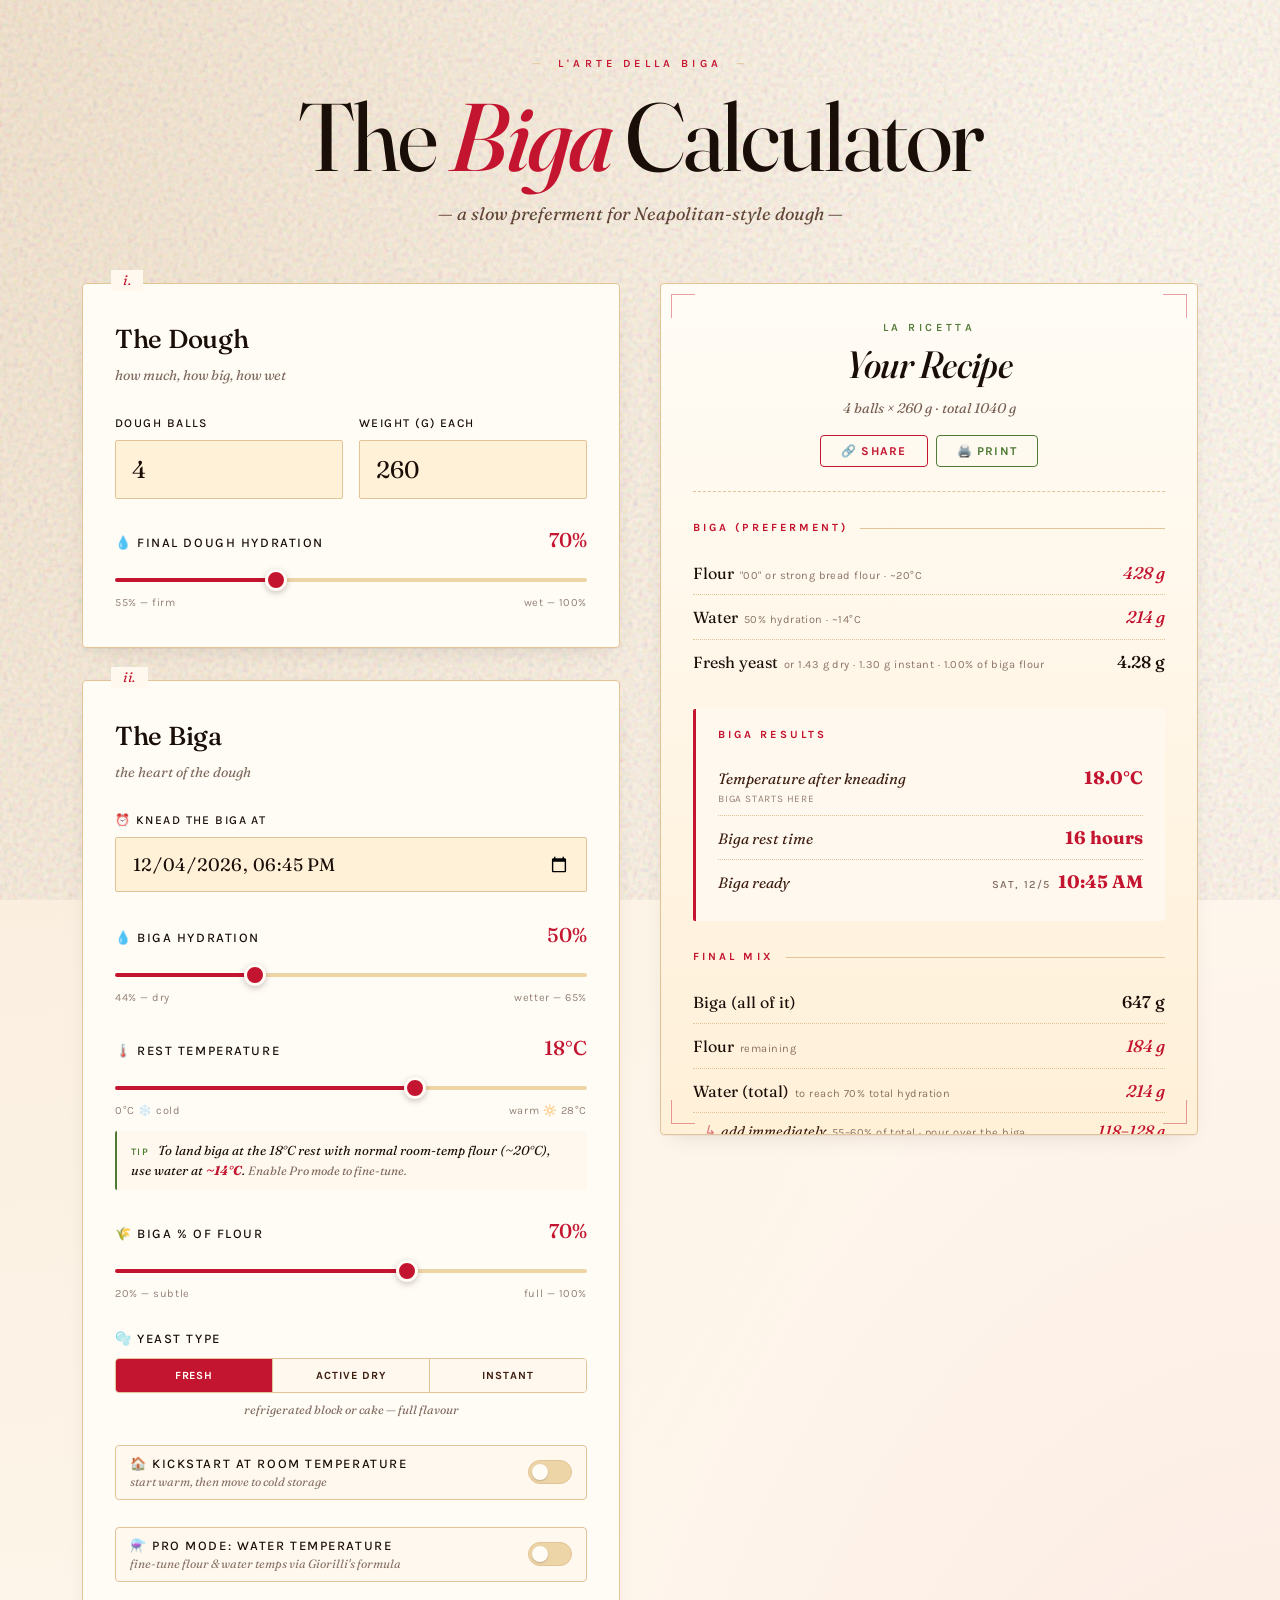
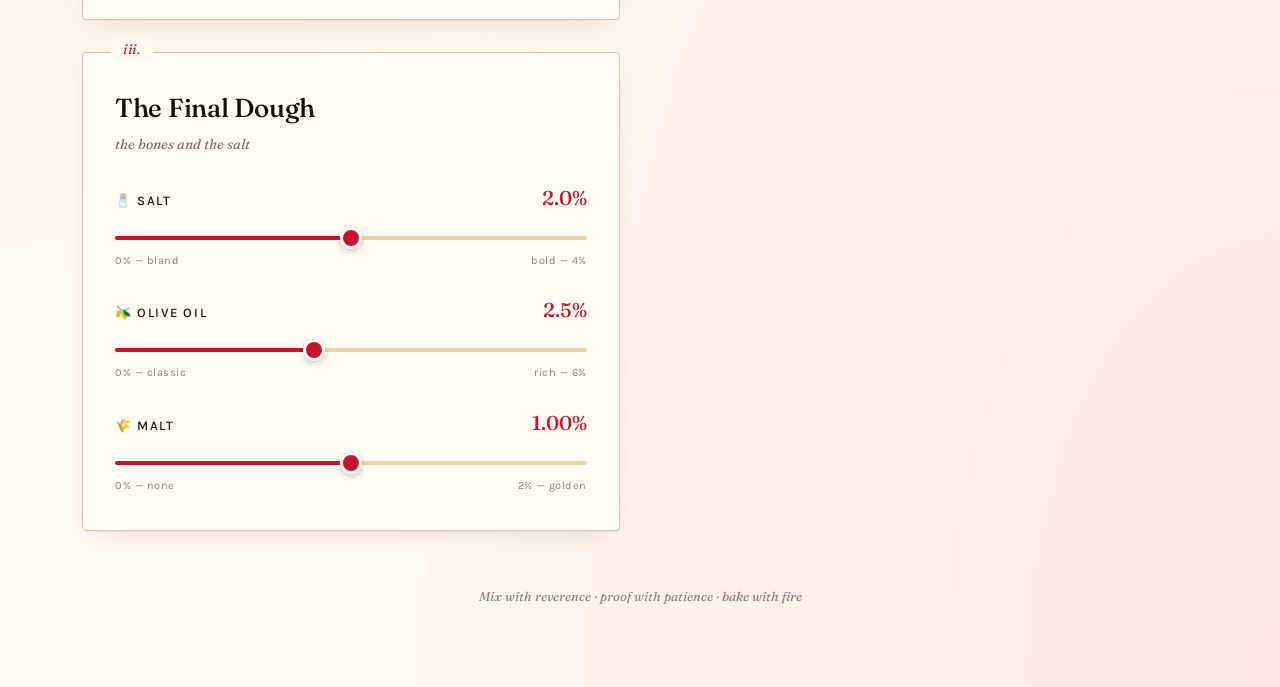
<file: index.html>
<!DOCTYPE html>
<html lang="en">
<head>
  <meta charset="UTF-8" />
  <meta name="viewport" content="width=device-width, initial-scale=1.0" />
  <title>Biga — Pizza Dough Calculator</title>
  <link rel="preconnect" href="https://fonts.googleapis.com" />
  <link rel="preconnect" href="https://fonts.gstatic.com" crossorigin />
  <link href="https://fonts.googleapis.com/css2?family=Fraunces:ital,opsz,wght@0,9..144,400;0,9..144,500;0,9..144,600;0,9..144,700;0,9..144,900;1,9..144,400&family=Karla:wght@300;400;500;600;700&display=swap" rel="stylesheet" />
  <link rel="stylesheet" href="biga.css?v=3" />
</head>
<body>
  <div class="wrap">
    <header>
      <div class="eyebrow">L'Arte della Biga</div>
      <h1>The <em>Biga</em> Calculator</h1>
      <p class="tagline">— a slow preferment for Neapolitan-style dough —</p>
    </header>

    <!-- Mobile tab bar (hidden on desktop) -->
    <div class="mobile-tabs">
      <button class="tab-btn active" data-target="configure">⚙️ Configure</button>
      <button class="tab-btn" data-target="recipe">📋 Recipe</button>
    </div>

    <div class="grid">
      <!-- ============ INPUTS ============ -->
      <div class="tab-pane active" data-pane="configure">
        <!-- Panel 1 -->
        <div class="panel" style="margin-bottom: 32px;">
          <span class="panel-number">i.</span>
          <h2 class="panel-title">The Dough</h2>
          <p class="panel-sub">how much, how big, how wet</p>
          <div class="number-row">
            <div class="number-field">
              <label for="balls">Dough balls</label>
              <input type="number" id="balls" value="4" min="1" max="100" />
            </div>
            <div class="number-field">
              <label for="ballWeight">Weight (g) each</label>
              <input type="number" id="ballWeight" value="260" min="100" max="500" />
            </div>
          </div>

          <div class="section">
            <div class="section-label">
              <span class="label-text">💧 Final Dough Hydration</span>
              <span class="label-value" id="totalHydVal">70%</span>
            </div>
            <input type="range" id="totalHyd" min="55" max="100" value="70" step="1" />
            <div class="range-bounds"><span>55% — firm</span><span>wet — 100%</span></div>
          </div>
        </div>

        <!-- Panel 2 -->
        <div class="panel" style="margin-bottom: 32px;">
          <span class="panel-number">ii.</span>
          <h2 class="panel-title">The Biga</h2>
          <p class="panel-sub">the heart of the dough</p>

          <div class="datetime-field">
            <label for="startTime">⏰ Knead the biga at</label>
            <input type="datetime-local" id="startTime" />
          </div>

          <div class="section">
            <div class="section-label">
              <span class="label-text">💧 Biga Hydration</span>
              <span class="label-value" id="bigaHydVal">50%</span>
            </div>
            <input type="range" id="bigaHyd" min="44" max="65" value="50" step="1" />
            <div class="range-bounds"><span>44% — dry</span><span>wetter — 65%</span></div>
          </div>

          <div class="section">
            <div class="section-label">
              <span class="label-text">🌡️ Rest Temperature</span>
              <span class="label-value" id="tempVal">18°C</span>
            </div>
            <input type="range" id="temp" min="0" max="28" value="18" step="1" />
            <div class="range-bounds"><span>0°C ❄️ cold</span><span>warm 🔆 28°C</span></div>
            <div class="temp-hint" id="tempHint"></div>
          </div>

          <div class="section">
            <div class="section-label">
              <span class="label-text">🌾 Biga % of Flour</span>
              <span class="label-value" id="bigaPctVal">70%</span>
            </div>
            <input type="range" id="bigaPct" min="20" max="100" value="70" step="1" />
            <div class="range-bounds"><span>20% — subtle</span><span>full — 100%</span></div>
          </div>

          <div class="section">
            <div class="section-label">
              <span class="label-text">🫧 Yeast Type</span>
            </div>
            <div class="yeast-seg" id="yeastSeg">
              <button class="seg-btn active" data-yeast="fresh">Fresh</button>
              <button class="seg-btn" data-yeast="dry">Active Dry</button>
              <button class="seg-btn" data-yeast="instant">Instant</button>
            </div>
            <div class="seg-hint" id="yeastHint">refrigerated block or cake — full flavour</div>
          </div>

          <!-- Hybrid: kickstart at RT then move to cold -->
          <div class="section">
            <label class="toggle-row" id="useRTRow" for="useRT">
              <span class="toggle-label">
                🏠 Kickstart at room temperature
                <small>start warm, then move to cold storage</small>
              </span>
              <span class="toggle-switch">
                <input type="checkbox" id="useRT" />
                <span class="slider-bg"></span>
              </span>
            </label>

            <div id="rtControls" class="controls-collapse">
              <div class="section">
                <div class="section-label">
                  <span class="label-text">🏠 Room Temperature</span>
                  <span class="label-value" id="rtTempVal">22°C</span>
                </div>
                <input type="range" id="rtTemp" min="18" max="26" value="22" step="1" />
                <div class="range-bounds"><span>18°C — cooler</span><span>warmer — 26°C</span></div>
              </div>
              <div class="section">
                <div class="section-label">
                  <span class="label-text">⏱️ Hours at Room Temp</span>
                  <span class="label-value" id="rtHoursVal">1.0 h</span>
                </div>
                <input type="range" id="rtHours" min="0.5" max="12" value="1" step="0.5" />
                <div class="range-bounds"><span>30 min — quick</span><span>all night — 12 h</span></div>
              </div>
            </div>
          </div>

          <!-- Pro mode: water temperature (Giorilli formula) -->
          <div class="section">
            <label class="toggle-row pro" id="useProRow" for="usePro">
              <span class="toggle-label">
                ⚗️ Pro mode: water temperature
                <small>fine-tune flour &amp; water temps via Giorilli's formula</small>
              </span>
              <span class="toggle-switch pro">
                <input type="checkbox" id="usePro" />
                <span class="slider-bg"></span>
              </span>
            </label>

            <div id="proControls" class="controls-collapse pro">
              <div class="section">
                <div class="section-label">
                  <span class="label-text">🌡️ Flour Temperature</span>
                  <span class="label-value" id="flourTempVal">20°C</span>
                </div>
                <input type="range" id="flourTemp" min="0" max="30" value="20" step="1" />
                <div class="range-bounds"><span>0°C ❄️</span><span>☀️ 30°C</span></div>
              </div>
              <div class="section">
                <div class="section-label">
                  <span class="label-text">💧 Water Temperature</span>
                  <span class="label-value" id="waterTempVal">17°C</span>
                </div>
                <input type="range" id="waterTemp" min="0" max="40" value="17" step="1" />
                <div class="range-bounds"><span>0°C ❄️ icy</span><span>warm ♨️ 40°C</span></div>
              </div>
              <div class="section">
                <div class="section-label">
                  <span class="label-text">🫧 Fresh Yeast</span>
                  <span class="label-value" id="yeastPctVal">1.0%</span>
                </div>
                <input type="range" id="yeastPct" min="0.2" max="2.0" value="1.0" step="0.05" />
                <div class="range-bounds"><span>0.2% — slow</span><span>active — 2.0%</span></div>
              </div>
              <div class="pro-readout" id="proReadout"></div>
            </div>
          </div>
        </div>

        <!-- Biga Results Preview -->
        <div class="biga-preview">
          <div class="biga-results-title">Biga Results</div>
          <div id="bigaPreviewContent"></div>
        </div>

        <!-- Panel 3 -->
        <div class="panel">
          <span class="panel-number">iii.</span>
          <h2 class="panel-title">The Final Dough</h2>
          <p class="panel-sub">the bones and the salt</p>

          <div class="section">
            <div class="section-label">
              <span class="label-text">🧂 Salt</span>
              <span class="label-value" id="saltVal">2.0%</span>
            </div>
            <input type="range" id="salt" min="0" max="4" value="2" step="0.1" />
            <div class="range-bounds"><span>0% — bland</span><span>bold — 4%</span></div>
          </div>

          <div class="section">
            <div class="section-label">
              <span class="label-text">🫒 Olive Oil</span>
              <span class="label-value" id="oilVal">2.5%</span>
            </div>
            <input type="range" id="oil" min="0" max="6" value="2.5" step="0.1" />
            <div class="range-bounds"><span>0% — classic</span><span>rich — 6%</span></div>
          </div>

          <div class="section">
            <div class="section-label">
              <span class="label-text">🌾 Malt</span>
              <span class="label-value" id="maltVal">1.00%</span>
            </div>
            <input type="range" id="malt" min="0" max="2" value="1" step="0.05" />
            <div class="range-bounds"><span>0% — none</span><span>2% — golden</span></div>
          </div>
        </div>
      </div>

      <!-- ============ RECIPE OUTPUT ============ -->
      <div class="recipe tab-pane" data-pane="recipe">
        <span class="ornament tl"></span>
        <span class="ornament tr"></span>
        <span class="ornament bl"></span>
        <span class="ornament br"></span>

        <div class="recipe-header">
          <div class="recipe-eyebrow">La Ricetta</div>
          <div class="recipe-title">Your Recipe</div>
          <div class="recipe-meta" id="recipeMeta">4 balls × 260 g · total 1040 g</div>
          <div class="recipe-actions">
            <button class="share-btn" id="shareBtn">🔗 Share</button>
            <button class="share-btn print-btn" onclick="window.print()">🖨️ Print</button>
          </div>
        </div>

        <div class="ingredient-group">
          <div class="group-title">Biga (preferment)</div>
          <div id="bigaList"></div>
        </div>

        <div class="biga-results">
          <div class="biga-results-title">Biga Results</div>
          <div id="bigaResultsContent"></div>
        </div>

        <div class="ingredient-group">
          <div class="group-title">Final Mix</div>
          <div id="finalList"></div>
        </div>

        <div class="timeline">
          <div class="timeline-title">⌁ The Timeline ⌁</div>
          <div id="schedule"></div>
        </div>
      </div>
    </div>

    <footer>
      Mix with reverence · proof with patience · bake with fire
    </footer>
  </div>

  <script src="biga-calc.js?v=3"></script>
  <script src="biga.js?v=3"></script>
</body>
</html>
</file>
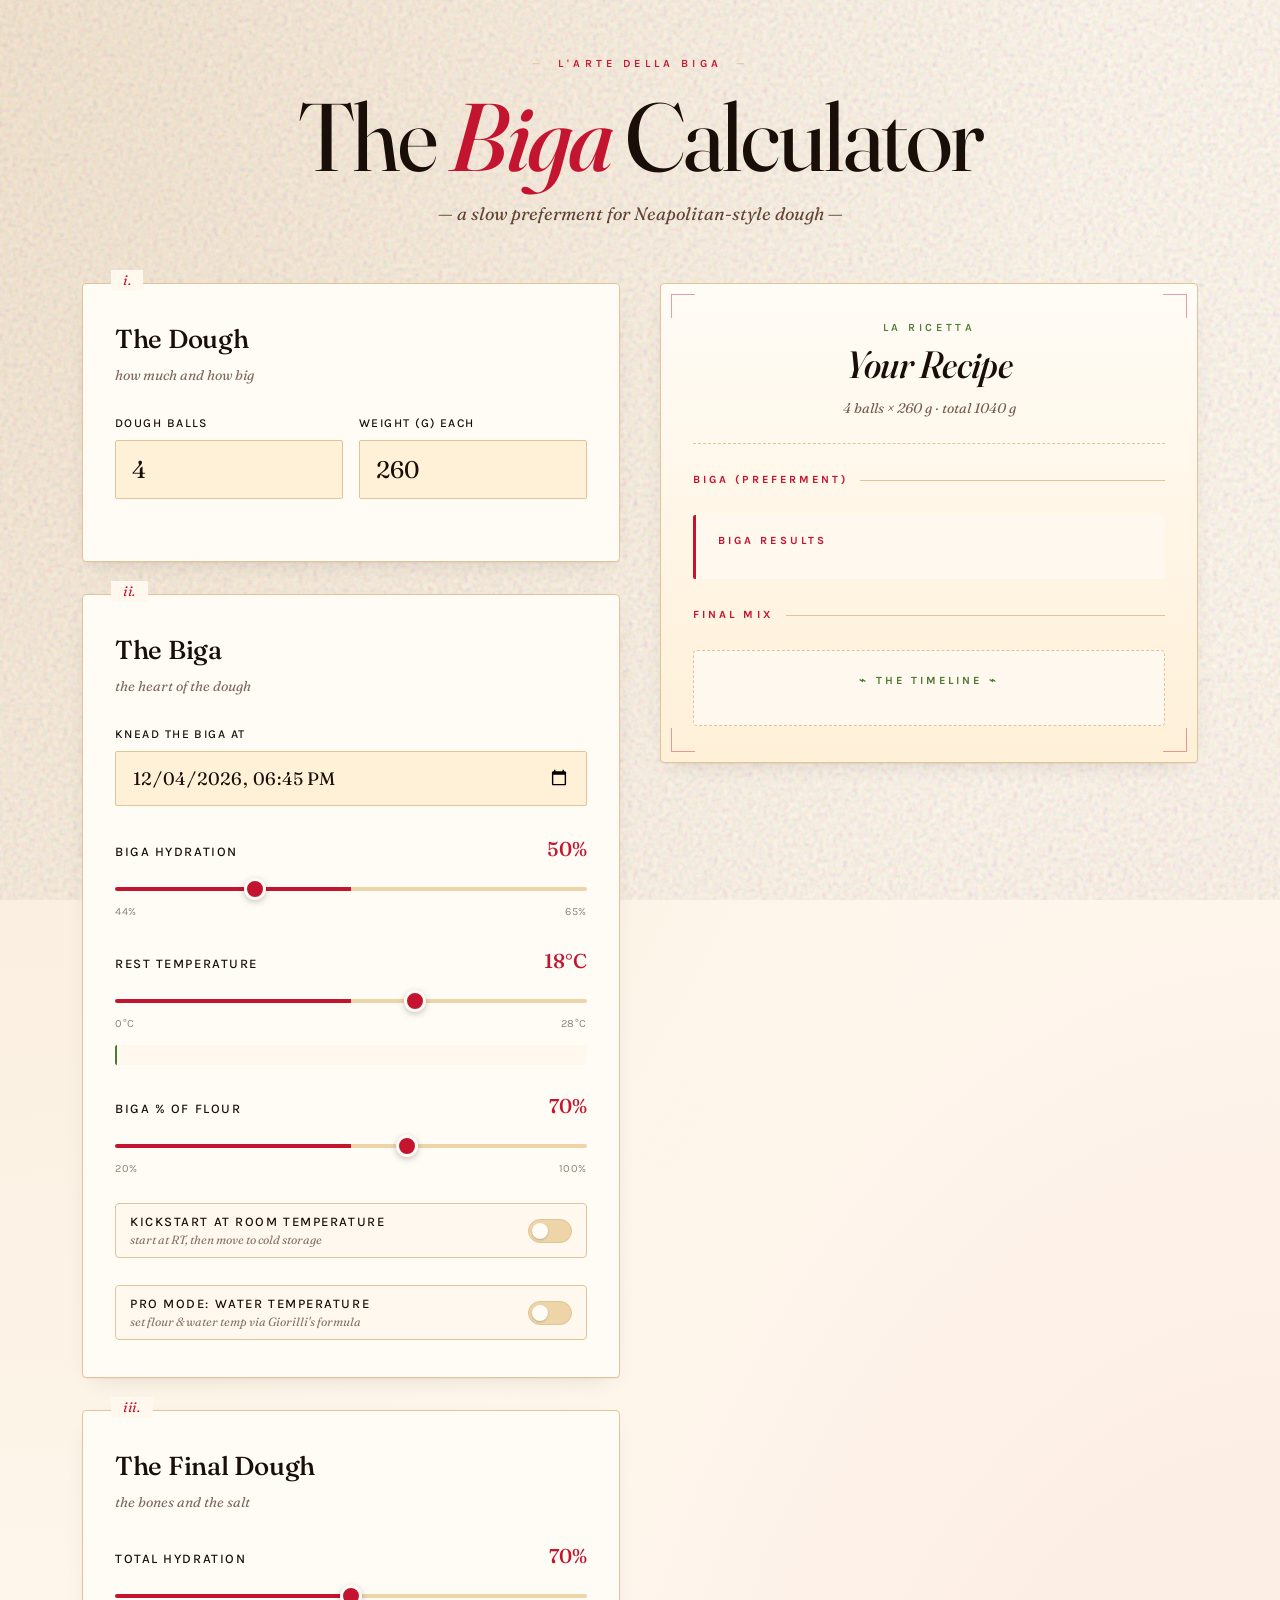
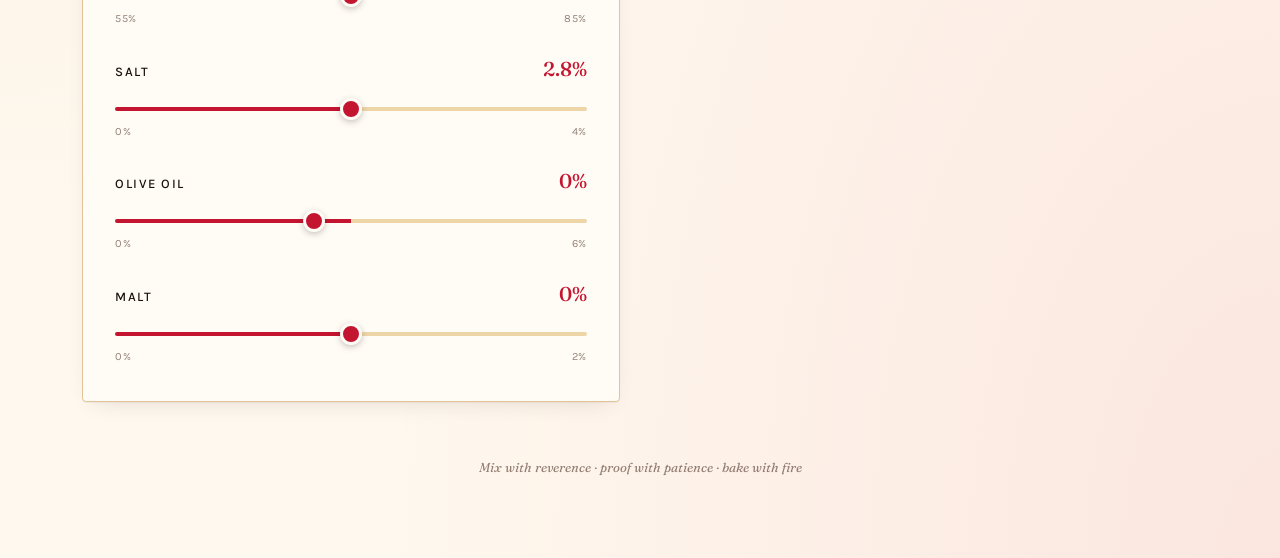
<file: biga.html>
<!DOCTYPE html>
<html lang="en">
<head>
  <meta charset="UTF-8" />
  <meta name="viewport" content="width=device-width, initial-scale=1.0" />
  <title>Biga — Pizza Dough Calculator</title>
  <link rel="preconnect" href="https://fonts.googleapis.com" />
  <link rel="preconnect" href="https://fonts.gstatic.com" crossorigin />
  <link href="https://fonts.googleapis.com/css2?family=Fraunces:ital,opsz,wght@0,9..144,400;0,9..144,500;0,9..144,600;0,9..144,700;0,9..144,900;1,9..144,400&family=Karla:wght@300;400;500;600;700&display=swap" rel="stylesheet" />
  <link rel="stylesheet" href="biga.css" />
</head>
<body>
  <div class="wrap">
    <header>
      <div class="eyebrow">L'Arte della Biga</div>
      <h1>The <em>Biga</em> Calculator</h1>
      <p class="tagline">— a slow preferment for Neapolitan-style dough —</p>
    </header>

    <div class="grid">
      <!-- ============ INPUTS ============ -->
      <div>
        <!-- Panel 1 -->
        <div class="panel" style="margin-bottom: 32px;">
          <span class="panel-number">i.</span>
          <h2 class="panel-title">The Dough</h2>
          <p class="panel-sub">how much and how big</p>
          <div class="number-row">
            <div class="number-field">
              <label for="balls">Dough balls</label>
              <input type="number" id="balls" value="4" min="1" max="100" />
            </div>
            <div class="number-field">
              <label for="ballWeight">Weight (g) each</label>
              <input type="number" id="ballWeight" value="260" min="100" max="500" />
            </div>
          </div>
        </div>

        <!-- Panel 2 -->
        <div class="panel" style="margin-bottom: 32px;">
          <span class="panel-number">ii.</span>
          <h2 class="panel-title">The Biga</h2>
          <p class="panel-sub">the heart of the dough</p>

          <div class="datetime-field">
            <label for="startTime">Knead the biga at</label>
            <input type="datetime-local" id="startTime" />
          </div>

          <div class="section">
            <div class="section-label">
              <span class="label-text">Biga Hydration</span>
              <span class="label-value" id="bigaHydVal">50%</span>
            </div>
            <input type="range" id="bigaHyd" min="44" max="65" value="50" step="1" />
            <div class="range-bounds"><span>44%</span><span>65%</span></div>
          </div>

          <div class="section">
            <div class="section-label">
              <span class="label-text">Rest Temperature</span>
              <span class="label-value" id="tempVal">18°C</span>
            </div>
            <input type="range" id="temp" min="0" max="28" value="18" step="1" />
            <div class="range-bounds"><span>0°C</span><span>28°C</span></div>
            <div class="temp-hint" id="tempHint"></div>
          </div>

          <div class="section">
            <div class="section-label">
              <span class="label-text">Biga % of Flour</span>
              <span class="label-value" id="bigaPctVal">70%</span>
            </div>
            <input type="range" id="bigaPct" min="20" max="100" value="70" step="1" />
            <div class="range-bounds"><span>20%</span><span>100%</span></div>
          </div>

          <!-- Hybrid: kickstart at RT then move to cold -->
          <div class="section">
            <label class="toggle-row" id="useRTRow" for="useRT">
              <span class="toggle-label">
                Kickstart at room temperature
                <small>start at RT, then move to cold storage</small>
              </span>
              <span class="toggle-switch">
                <input type="checkbox" id="useRT" />
                <span class="slider-bg"></span>
              </span>
            </label>

            <div id="rtControls" class="controls-collapse">
              <div class="section">
                <div class="section-label">
                  <span class="label-text">Room Temperature</span>
                  <span class="label-value" id="rtTempVal">22°C</span>
                </div>
                <input type="range" id="rtTemp" min="18" max="26" value="22" step="1" />
                <div class="range-bounds"><span>18°C</span><span>26°C</span></div>
              </div>
              <div class="section">
                <div class="section-label">
                  <span class="label-text">Hours at Room Temp</span>
                  <span class="label-value" id="rtHoursVal">1.0 h</span>
                </div>
                <input type="range" id="rtHours" min="0.5" max="12" value="1" step="0.5" />
                <div class="range-bounds"><span>0.5 h</span><span>12 h</span></div>
              </div>
            </div>
          </div>

          <!-- Pro mode: water temperature (Giorilli formula) -->
          <div class="section">
            <label class="toggle-row pro" id="useProRow" for="usePro">
              <span class="toggle-label">
                Pro mode: water temperature
                <small>set flour &amp; water temp via Giorilli's formula</small>
              </span>
              <span class="toggle-switch pro">
                <input type="checkbox" id="usePro" />
                <span class="slider-bg"></span>
              </span>
            </label>

            <div id="proControls" class="controls-collapse pro">
              <div class="section">
                <div class="section-label">
                  <span class="label-text">Flour Temperature</span>
                  <span class="label-value" id="flourTempVal">20°C</span>
                </div>
                <input type="range" id="flourTemp" min="0" max="30" value="20" step="1" />
                <div class="range-bounds"><span>0°C</span><span>30°C</span></div>
              </div>
              <div class="section">
                <div class="section-label">
                  <span class="label-text">Water Temperature</span>
                  <span class="label-value" id="waterTempVal">17°C</span>
                </div>
                <input type="range" id="waterTemp" min="0" max="40" value="17" step="1" />
                <div class="range-bounds"><span>0°C</span><span>40°C</span></div>
              </div>
              <div class="section">
                <div class="section-label">
                  <span class="label-text">Fresh Yeast</span>
                  <span class="label-value" id="yeastPctVal">1.0%</span>
                </div>
                <input type="range" id="yeastPct" min="0.3" max="2.0" value="1.0" step="0.05" />
                <div class="range-bounds"><span>0.3%</span><span>2.0%</span></div>
              </div>
              <div class="pro-readout" id="proReadout"></div>
            </div>
          </div>
        </div>

        <!-- Biga Results Preview -->
        <div class="biga-preview">
          <div class="biga-results-title">Biga Results</div>
          <div id="bigaPreviewContent"></div>
        </div>

        <!-- Panel 3 -->
        <div class="panel">
          <span class="panel-number">iii.</span>
          <h2 class="panel-title">The Final Dough</h2>
          <p class="panel-sub">the bones and the salt</p>

          <div class="section">
            <div class="section-label">
              <span class="label-text">Total Hydration</span>
              <span class="label-value" id="totalHydVal">70%</span>
            </div>
            <input type="range" id="totalHyd" min="55" max="85" value="70" step="1" />
            <div class="range-bounds"><span>55%</span><span>85%</span></div>
          </div>

          <div class="section">
            <div class="section-label">
              <span class="label-text">Salt</span>
              <span class="label-value" id="saltVal">2.8%</span>
            </div>
            <input type="range" id="salt" min="0" max="4" value="2" step="0.1" />
            <div class="range-bounds"><span>0%</span><span>4%</span></div>
          </div>

          <div class="section">
            <div class="section-label">
              <span class="label-text">Olive Oil</span>
              <span class="label-value" id="oilVal">0%</span>
            </div>
            <input type="range" id="oil" min="0" max="6" value="2.5" step="0.1" />
            <div class="range-bounds"><span>0%</span><span>6%</span></div>
          </div>

          <div class="section">
            <div class="section-label">
              <span class="label-text">Malt</span>
              <span class="label-value" id="maltVal">0%</span>
            </div>
            <input type="range" id="malt" min="0" max="2" value="1" step="0.05" />
            <div class="range-bounds"><span>0%</span><span>2%</span></div>
          </div>
        </div>
      </div>

      <!-- ============ RECIPE OUTPUT ============ -->
      <div class="recipe">
        <span class="ornament tl"></span>
        <span class="ornament tr"></span>
        <span class="ornament bl"></span>
        <span class="ornament br"></span>

        <div class="recipe-header">
          <div class="recipe-eyebrow">La Ricetta</div>
          <div class="recipe-title">Your Recipe</div>
          <div class="recipe-meta" id="recipeMeta">4 balls × 260 g · total 1040 g</div>
        </div>

        <div class="ingredient-group">
          <div class="group-title">Biga (preferment)</div>
          <div id="bigaList"></div>
        </div>

        <div class="biga-results">
          <div class="biga-results-title">Biga Results</div>
          <div id="bigaResultsContent"></div>
        </div>

        <div class="ingredient-group">
          <div class="group-title">Final Mix</div>
          <div id="finalList"></div>
        </div>

        <div class="timeline">
          <div class="timeline-title">⌁ The Timeline ⌁</div>
          <div id="schedule"></div>
        </div>
      </div>
    </div>

    <footer>
      Mix with reverence · proof with patience · bake with fire
    </footer>
  </div>

  <script src="biga-calc.js"></script>
  <script src="biga.js"></script>
</body>
</html>
</file>
<file: biga.css>
:root {
  --cream:        #FFF8EE;
  --cream-soft:   #FFF0D8;
  --paper:        #FFFCF6;
  --espresso:     #1A0E08;
  --espresso-2:   #3D1E10;
  --terracotta:   #C41530;
  --terracotta-d: #9C0E22;
  --olive:        #4E7A35;
  --olive-d:      #3A5C28;
  --tan:          #D4A870;
  --tan-light:    #EDD5A8;
  --rule:         #E2C498;
  --shadow:       0 1px 0 rgba(26, 14, 8, .04), 0 8px 24px -12px rgba(26, 14, 8, .16);
}

* { box-sizing: border-box; margin: 0; padding: 0; }

html, body {
  background: var(--cream);
  color: var(--espresso);
  font-family: 'Karla', sans-serif;
  font-size: 16px;
  line-height: 1.5;
  min-height: 100vh;
  background-image:
    radial-gradient(ellipse at top left, rgba(212, 168, 112, .22), transparent 60%),
    radial-gradient(ellipse at bottom right, rgba(196, 21, 48, .08), transparent 50%);
}

body::before {
  content: '';
  position: fixed;
  inset: 0;
  pointer-events: none;
  z-index: 1;
  background-image: url("data:image/svg+xml,%3Csvg viewBox='0 0 200 200' xmlns='http://www.w3.org/2000/svg'%3E%3Cfilter id='n'%3E%3CfeTurbulence type='fractalNoise' baseFrequency='0.9' numOctaves='2'/%3E%3CfeColorMatrix values='0 0 0 0 0.16 0 0 0 0 0.09 0 0 0 0 0.06 0 0 0 0 0.08 0'/%3E%3C/filter%3E%3Crect width='100%25' height='100%25' filter='url(%23n)'/%3E%3C/svg%3E");
  opacity: .3;
  mix-blend-mode: multiply;
}

.wrap {
  position: relative; z-index: 2;
  max-width: 1180px; margin: 0 auto;
  padding: 56px 32px 80px;
}

/* ---------- Masthead ---------- */
header { text-align: center; margin-bottom: 56px; position: relative; }

.eyebrow {
  font-family: 'Karla', sans-serif;
  font-size: 11px; font-weight: 600;
  letter-spacing: .38em; text-transform: uppercase;
  color: var(--terracotta); margin-bottom: 18px;
}
.eyebrow::before, .eyebrow::after { content: '—'; margin: 0 14px; color: var(--rule); }

h1 {
  font-family: 'Fraunces', serif;
  font-weight: 400;
  font-size: clamp(48px, 8vw, 96px);
  line-height: .95; letter-spacing: -.025em;
  font-variation-settings: 'opsz' 144;
}
h1 em {
  font-style: italic; font-weight: 500;
  color: var(--terracotta);
  font-variation-settings: 'opsz' 144;
}

.tagline {
  font-family: 'Fraunces', serif; font-style: italic;
  font-size: 18px; color: var(--espresso-2);
  margin-top: 18px; opacity: .8;
}

/* ---------- Layout ---------- */
.grid {
  display: grid; grid-template-columns: 1fr 1fr;
  gap: 40px; align-items: start;
}
@media (max-width: 880px) {
  .grid { grid-template-columns: 1fr; gap: 32px; }
  .wrap { padding: 40px 20px 60px; }
  /* Pull the wrap flush to the top so the sticky tab bar meets the edge */
  .wrap { padding-top: 0; }
}

/* ---------- Panels ---------- */
.panel {
  background: var(--paper);
  border: 1px solid var(--rule);
  border-radius: 4px;
  padding: 36px 32px;
  box-shadow: var(--shadow);
  position: relative;
}
.panel-number {
  position: absolute; top: -14px; left: 28px;
  background: var(--cream); padding: 0 12px;
  font-family: 'Fraunces', serif; font-style: italic;
  font-size: 14px; color: var(--terracotta); letter-spacing: .05em;
}
.panel-title {
  font-family: 'Fraunces', serif; font-weight: 500;
  font-size: 26px; letter-spacing: -.01em; margin-bottom: 6px;
}
.panel-sub {
  font-family: 'Fraunces', serif; font-style: italic;
  font-size: 14px; color: var(--espresso-2);
  opacity: .65; margin-bottom: 28px;
}
.section { margin-bottom: 26px; }
.section:last-child { margin-bottom: 0; }
.section-label {
  display: flex; justify-content: space-between; align-items: baseline;
  margin-bottom: 10px;
}
.label-text {
  font-family: 'Karla', sans-serif; font-weight: 500;
  font-size: 13px; text-transform: uppercase; letter-spacing: .12em;
  color: var(--espresso);
}
.label-value {
  font-family: 'Fraunces', serif; font-weight: 500;
  font-size: 20px; color: var(--terracotta);
  font-variation-settings: 'opsz' 18;
}

/* number / datetime inputs */
.number-row {
  display: grid; grid-template-columns: 1fr 1fr;
  gap: 16px; margin-bottom: 26px;
}
.number-field label, .datetime-field label {
  display: block;
  font-family: 'Karla', sans-serif; font-weight: 500;
  font-size: 12px; text-transform: uppercase; letter-spacing: .12em;
  color: var(--espresso); margin-bottom: 8px;
}
.number-field input, .datetime-field input {
  width: 100%;
  background: var(--cream-soft);
  border: 1px solid var(--rule);
  border-radius: 2px;
  padding: 14px 16px;
  font-family: 'Fraunces', serif;
  color: var(--espresso);
  transition: border-color .2s, background .2s;
  color-scheme: light;
}
.number-field input { font-size: 24px; font-variation-settings: 'opsz' 24; }
.datetime-field { margin-bottom: 28px; }
.datetime-field input { font-size: 18px; font-variation-settings: 'opsz' 18; }
.number-field input:focus, .datetime-field input:focus {
  outline: none; border-color: var(--terracotta); background: var(--paper);
}

/* sliders */
input[type="range"] {
  -webkit-appearance: none; appearance: none;
  width: 100%; height: 4px;
  background: linear-gradient(
    to right,
    var(--terracotta) 0%,
    var(--terracotta) var(--fill, 50%),
    var(--tan-light) var(--fill, 50%),
    var(--tan-light) 100%
  );
  border-radius: 2px;
  outline: none; cursor: pointer;
}
input[type="range"]::-webkit-slider-thumb {
  -webkit-appearance: none; appearance: none;
  width: 22px; height: 22px; border-radius: 50%;
  background: var(--terracotta); border: 3px solid var(--paper);
  box-shadow: 0 2px 6px rgba(42, 24, 16, .25);
  cursor: grab; transition: transform .15s;
}
input[type="range"]::-webkit-slider-thumb:active { cursor: grabbing; transform: scale(1.12); }
input[type="range"]::-moz-range-thumb {
  width: 22px; height: 22px; border-radius: 50%;
  background: var(--terracotta); border: 3px solid var(--paper);
  box-shadow: 0 2px 6px rgba(42, 24, 16, .25); cursor: grab;
}
.range-bounds {
  display: flex; justify-content: space-between; margin-top: 6px;
  font-family: 'Karla', sans-serif; font-size: 11px;
  color: var(--espresso-2); opacity: .55; letter-spacing: .05em;
}

/* ---------- Yeast-type segmented control ---------- */
.yeast-seg {
  display: flex;
  border: 1px solid var(--rule);
  border-radius: 4px;
  overflow: hidden;
}
.seg-btn {
  flex: 1;
  padding: 10px 6px;
  background: var(--cream);
  border: none;
  border-right: 1px solid var(--rule);
  font-family: 'Karla', sans-serif;
  font-size: 11px;
  font-weight: 700;
  text-transform: uppercase;
  letter-spacing: .09em;
  color: var(--espresso-2);
  cursor: pointer;
  transition: background .15s, color .15s;
  -webkit-tap-highlight-color: transparent;
}
.seg-btn:last-child { border-right: none; }
.seg-btn.active {
  background: var(--terracotta);
  color: var(--paper);
}
.seg-hint {
  font-family: 'Fraunces', serif;
  font-style: italic;
  font-size: 12px;
  color: var(--espresso-2);
  opacity: .65;
  margin-top: 9px;
  text-align: center;
  line-height: 1.4;
}

/* ---------- Toggle switches ---------- */
.toggle-row {
  display: flex; justify-content: space-between; align-items: center;
  padding: 10px 14px;
  background: var(--cream);
  border: 1px solid var(--rule);
  border-radius: 4px;
  cursor: pointer;
  margin-bottom: 0;
  transition: background .2s, border-color .2s;
}
.toggle-row:hover { background: var(--cream-soft); }
.toggle-row.is-on {
  background: var(--cream-soft);
  border-color: var(--terracotta);
  border-bottom-left-radius: 0;
  border-bottom-right-radius: 0;
  border-bottom: 1px dotted var(--rule);
}
.toggle-row.pro.is-on {
  border-color: var(--olive);
}
.toggle-label {
  font-family: 'Karla', sans-serif; font-weight: 500;
  font-size: 13px; text-transform: uppercase; letter-spacing: .12em;
  color: var(--espresso); pointer-events: none; line-height: 1.2;
}
.toggle-label small {
  display: block;
  font-family: 'Fraunces', serif; font-style: italic;
  text-transform: none; letter-spacing: 0; font-weight: 400;
  font-size: 12px; color: var(--espresso-2); opacity: .6;
  margin-top: 3px;
}
.toggle-switch {
  position: relative; display: inline-block;
  width: 44px; height: 24px; flex-shrink: 0;
}
.toggle-switch input { opacity: 0; width: 0; height: 0; }
.toggle-switch .slider-bg {
  position: absolute; inset: 0;
  background: var(--tan-light);
  border: 1px solid var(--rule);
  border-radius: 24px;
  cursor: pointer;
  transition: background .25s, border-color .25s;
}
.toggle-switch .slider-bg::before {
  content: ''; position: absolute;
  height: 16px; width: 16px;
  left: 3px; top: 3px;
  background: var(--paper);
  border-radius: 50%;
  transition: transform .25s;
  box-shadow: 0 1px 2px rgba(0, 0, 0, .2);
}
.toggle-switch input:checked + .slider-bg {
  background: var(--terracotta);
  border-color: var(--terracotta-d);
}
.toggle-switch.pro input:checked + .slider-bg {
  background: var(--olive);
  border-color: var(--olive-d);
}
.toggle-switch input:checked + .slider-bg::before {
  transform: translateX(20px);
}

.controls-collapse {
  max-height: 0;
  overflow: hidden;
  opacity: 0;
  transition: max-height .35s ease, opacity .25s ease, padding .25s, margin .25s, border .25s;
  border: 1px solid transparent;
  border-top: none;
  margin-top: 0;
}
.controls-collapse.visible {
  max-height: 800px;
  opacity: 1;
  padding: 16px 18px 14px;
  background: var(--cream-soft);
  border: 1px solid var(--terracotta);
  border-top: none;
  border-bottom-left-radius: 4px;
  border-bottom-right-radius: 4px;
}
.controls-collapse.pro.visible {
  border-color: var(--olive);
}
.controls-collapse .section { margin-bottom: 16px; }
.controls-collapse .section:last-child { margin-bottom: 0; }

/* Pro mode readout */
.pro-readout {
  background: var(--paper);
  border-left: 2px solid var(--olive);
  padding: 14px 16px;
  border-radius: 2px;
  font-family: 'Fraunces', serif;
  font-size: 13px;
  color: var(--espresso);
  line-height: 1.55;
}
.pro-readout .label {
  font-family: 'Karla', sans-serif;
  font-weight: 600;
  font-size: 10px;
  text-transform: uppercase;
  letter-spacing: .12em;
  color: var(--olive);
  display: block;
  margin-bottom: 2px;
}
.pro-readout .value {
  font-weight: 600;
  color: var(--terracotta);
  font-style: italic;
}
.pro-readout .note {
  font-size: 12px;
  font-style: italic;
  color: var(--espresso-2);
  opacity: .8;
}
.pro-readout > div + div {
  margin-top: 10px;
  padding-top: 10px;
  border-top: 1px dotted var(--rule);
}

/* Inline tip under Rest Temp (visible when Pro mode is off) */
.temp-hint {
  margin-top: 12px;
  padding: 10px 14px;
  background: var(--cream);
  border-left: 2px solid var(--olive);
  border-radius: 2px;
  font-family: 'Fraunces', serif;
  font-style: italic;
  font-size: 13px;
  color: var(--espresso);
  line-height: 1.5;
}
.temp-hint .label {
  font-family: 'Karla', sans-serif;
  font-weight: 600;
  font-size: 10px;
  text-transform: uppercase;
  letter-spacing: .14em;
  color: var(--olive);
  margin-right: 6px;
  font-style: normal;
}
.temp-hint .value {
  font-weight: 700;
  color: var(--terracotta);
  font-style: italic;
}
.temp-hint .muted {
  color: var(--espresso-2);
  opacity: .65;
  font-size: 12px;
}

/* ---------- Recipe Card ---------- */
.recipe {
  background: linear-gradient(180deg, var(--paper) 0%, var(--cream-soft) 100%);
  border: 1px solid var(--rule);
  border-radius: 4px;
  padding: 36px 32px;
  box-shadow: var(--shadow);
  position: sticky; top: 24px;
  max-height: calc(100vh - 48px);
  overflow-y: auto;
  overscroll-behavior: contain;
}
.recipe::-webkit-scrollbar       { width: 4px; }
.recipe::-webkit-scrollbar-track { background: transparent; }
.recipe::-webkit-scrollbar-thumb { background: var(--tan-light); border-radius: 2px; }
.recipe::-webkit-scrollbar-thumb:hover { background: var(--terracotta); }
@media (max-width: 880px) { .recipe { position: static; max-height: none; overflow-y: visible; } }

.recipe-header {
  text-align: center; padding-bottom: 24px; margin-bottom: 28px;
  border-bottom: 1px dashed var(--rule); position: relative;
}
.recipe-eyebrow {
  font-family: 'Karla', sans-serif; font-size: 11px; font-weight: 600;
  letter-spacing: .32em; text-transform: uppercase;
  color: var(--olive); margin-bottom: 10px;
}
.recipe-title {
  font-family: 'Fraunces', serif; font-style: italic; font-weight: 500;
  font-size: 38px; line-height: 1; letter-spacing: -.015em;
  color: var(--espresso); font-variation-settings: 'opsz' 144;
}
.recipe-meta {
  margin-top: 14px; font-family: 'Fraunces', serif; font-style: italic;
  font-size: 14px; color: var(--espresso-2); opacity: .7;
}
.recipe-actions {
  display: flex;
  gap: 8px;
  justify-content: center;
  margin-top: 16px;
}
.share-btn {
  padding: 8px 20px;
  background: transparent;
  border: 1.5px solid var(--terracotta);
  border-radius: 4px;
  color: var(--terracotta);
  font-family: 'Karla', sans-serif;
  font-size: 12px;
  font-weight: 700;
  letter-spacing: .10em;
  text-transform: uppercase;
  cursor: pointer;
  transition: background .15s, color .15s;
}
.share-btn:hover {
  background: var(--terracotta);
  color: var(--paper);
}
.print-btn {
  border-color: var(--olive);
  color: var(--olive);
}
.print-btn:hover {
  background: var(--olive);
  color: var(--paper);
}

.ingredient-group { margin-bottom: 26px; }
.group-title {
  font-family: 'Karla', sans-serif; font-weight: 700;
  font-size: 11px; text-transform: uppercase; letter-spacing: .28em;
  color: var(--terracotta); margin-bottom: 14px;
  display: flex; align-items: center; gap: 12px;
}
.group-title::after { content: ''; flex: 1; height: 1px; background: var(--rule); }

.ing-row {
  display: flex; justify-content: space-between; align-items: baseline;
  padding: 9px 0; border-bottom: 1px dotted var(--rule);
  font-family: 'Fraunces', serif;
}
.ing-row:last-child { border-bottom: none; }
.ing-name { font-size: 16px; color: var(--espresso); }
.ing-name small {
  font-family: 'Karla', sans-serif; font-style: normal;
  font-size: 11px; color: var(--espresso-2);
  opacity: .6; letter-spacing: .04em; margin-left: 6px;
}
.ing-amount {
  font-weight: 500; font-size: 17px; color: var(--espresso);
  font-variation-settings: 'opsz' 17;
}
.ing-amount em { font-style: italic; color: var(--terracotta); }

/* Sub-rows */
.ing-row.ing-sub {
  padding: 7px 0 7px 28px;
  position: relative;
  border-bottom: 1px dotted var(--rule);
}
.ing-row.ing-sub::before {
  content: '↳'; position: absolute;
  left: 10px; top: 7px;
  color: var(--terracotta); opacity: .55;
  font-family: 'Fraunces', serif; font-style: italic; font-size: 15px;
}
.ing-row.ing-sub .ing-name {
  font-size: 14px; color: var(--espresso-2); font-style: italic;
}
.ing-row.ing-sub .ing-name small { font-style: normal; }
.ing-row.ing-sub .ing-amount { font-size: 15px; }

/* ---------- Biga Results blocks ---------- */
.biga-results, .biga-preview {
  border-left: 3px solid var(--terracotta);
  border-radius: 2px;
  padding: 18px 22px;
}
.biga-results { background: var(--cream); margin-bottom: 28px; }
.biga-preview {
  background: var(--paper);
  border: 1px solid var(--rule);
  border-left: 3px solid var(--terracotta);
  border-radius: 4px;
  margin-bottom: 32px;
  box-shadow: var(--shadow);
}
.biga-results-title {
  font-family: 'Karla', sans-serif; font-weight: 700;
  font-size: 11px; text-transform: uppercase; letter-spacing: .28em;
  color: var(--terracotta); margin-bottom: 12px;
}
.biga-results-row {
  display: flex; justify-content: space-between; align-items: baseline;
  padding: 8px 0;
}
.biga-results-row + .biga-results-row {
  border-top: 1px dotted var(--rule);
}
.biga-results-row.is-total {
  border-top: 1px solid var(--rule);
  margin-top: 4px;
  padding-top: 12px;
}
.br-label {
  font-family: 'Fraunces', serif; font-style: italic;
  font-size: 15px; color: var(--espresso-2);
}
.br-label small {
  font-family: 'Karla', sans-serif; font-style: normal;
  font-size: 10px; color: var(--espresso-2);
  opacity: .55; letter-spacing: .08em; text-transform: uppercase;
  display: block; margin-top: 2px;
}
.br-value {
  font-family: 'Fraunces', serif; font-weight: 500;
  font-size: 18px; color: var(--espresso);
  font-variation-settings: 'opsz' 18; text-align: right;
}
.br-value .strong { font-weight: 700; color: var(--terracotta); }
.br-value .muted {
  font-family: 'Karla', sans-serif; font-size: 11px;
  color: var(--espresso-2); opacity: .65;
  text-transform: uppercase; letter-spacing: .1em;
  margin-right: 4px;
}

/* Timeline */
.timeline {
  background: var(--cream);
  border: 1px dashed var(--rule);
  border-radius: 4px;
  padding: 22px 24px;
  margin-top: 8px;
}
.timeline-title {
  font-family: 'Karla', sans-serif; font-weight: 700;
  font-size: 11px; text-transform: uppercase; letter-spacing: .28em;
  color: var(--olive); margin-bottom: 14px; text-align: center;
}
.step {
  display: grid; grid-template-columns: 28px 1fr auto;
  gap: 12px; padding: 12px 0; align-items: baseline;
}
.step + .step { border-top: 1px dotted var(--rule); }
.step-num {
  font-size: 20px;
  line-height: 1;
  text-align: center;
  padding-top: 1px;
}
.step-text {
  font-family: 'Fraunces', serif; font-size: 14.5px;
  color: var(--espresso); line-height: 1.45;
}
.step-time { text-align: right; white-space: nowrap; line-height: 1.3; }
.step-time .day {
  display: block;
  font-family: 'Karla', sans-serif; font-size: 10px; font-weight: 600;
  text-transform: uppercase; letter-spacing: .12em;
  color: var(--olive);
}
.step-time .clock {
  display: block;
  font-family: 'Fraunces', serif; font-weight: 600;
  font-size: 15px; color: var(--espresso);
  font-variation-settings: 'opsz' 15;
}

footer {
  text-align: center; margin-top: 56px;
  font-family: 'Fraunces', serif; font-style: italic;
  font-size: 13px; color: var(--espresso-2); opacity: .55;
}

/* ---- Bottom sheet ---- */
.bs-overlay {
  position: fixed; inset: 0; z-index: 400;
  background: rgba(26, 14, 8, 0.55);
  display: flex; align-items: flex-end;
  visibility: hidden; opacity: 0; pointer-events: none;
  transition: opacity 0.25s ease, visibility 0s linear 0.28s;
}
.bs-overlay.bs-open {
  visibility: visible; opacity: 1; pointer-events: auto;
  transition-delay: 0s;
}
.bs-sheet {
  width: 100%;
  background: var(--paper);
  border-radius: 20px 20px 0 0;
  padding: 0 28px 40px;
  box-shadow: 0 -4px 32px rgba(26, 14, 8, .22);
  position: relative;
  transform: translateY(100%);
  transition: transform 0.28s cubic-bezier(0.34, 1.16, 0.64, 1);
}
@supports (padding-bottom: env(safe-area-inset-bottom)) {
  .bs-sheet { padding-bottom: max(40px, env(safe-area-inset-bottom)); }
}
.bs-overlay.bs-open .bs-sheet { transform: translateY(0); }
.bs-handle {
  width: 40px; height: 4px;
  background: var(--tan-light);
  border-radius: 2px;
  margin: 14px auto 16px;
}
.bs-sheet-header {
  display: flex;
  align-items: center;
  justify-content: space-between;
  margin-bottom: 20px;
}
.bs-cancel, .bs-confirm {
  width: 38px; height: 38px;
  border: none; border-radius: 50%;
  font-size: 18px; cursor: pointer;
  display: flex; align-items: center; justify-content: center;
  -webkit-tap-highlight-color: transparent;
  transition: background .15s, transform .1s;
  flex-shrink: 0;
}
.bs-cancel {
  background: var(--cream-soft);
  color: var(--espresso-2);
}
.bs-cancel:active { background: var(--tan-light); }
.bs-confirm {
  background: var(--terracotta);
  color: var(--paper);
}
.bs-confirm:active { background: var(--terracotta-d); transform: scale(.92); }
.bs-label-text {
  font-family: 'Karla', sans-serif; font-size: 11px; font-weight: 600;
  text-transform: uppercase; letter-spacing: .14em;
  color: var(--espresso-2); opacity: .6;
  text-align: center; flex: 1; padding: 0 8px;
}
.bs-value-display {
  font-family: 'Fraunces', serif; font-size: 52px; font-weight: 500;
  line-height: 1; color: var(--terracotta); text-align: center;
  margin-bottom: 28px; min-height: 56px;
  font-variation-settings: 'opsz' 48;
}
.bs-slider { width: 100%; display: block; }
.bs-range-bounds {
  display: flex; justify-content: space-between; margin-top: 6px;
  font-family: 'Karla', sans-serif; font-size: 11px;
  color: var(--espresso-2); opacity: .55;
}
.bs-right {
  display: inline-flex; align-items: center;
  gap: 8px; flex-shrink: 0;
}
.bs-chevron {
  display: none;
  color: var(--terracotta); font-size: 20px; opacity: .7; line-height: 1;
  flex-shrink: 0;
}
.bs-mini-track {
  display: none;
  width: 64px; height: 6px;
  border-radius: 3px;
  flex-shrink: 0;
  background: linear-gradient(
    to right,
    var(--terracotta) 0%,
    var(--terracotta) var(--fill, 50%),
    var(--tan-light)  var(--fill, 50%),
    var(--tan-light)  100%
  );
}
.bs-trigger { -webkit-tap-highlight-color: transparent; }

/* ---------- Mobile tabs ---------- */
.mobile-tabs { display: none; }

/* Hide the left-column biga-preview on desktop — the sticky card already shows it */
@media (min-width: 881px) {
  .biga-preview { display: none; }
}

@media (max-width: 880px) {
  /* Shrink the header and add top padding (wrap has none, header sits below sticky tab) */
  header { margin-bottom: 28px; padding-top: 24px; }
  h1 { font-size: clamp(36px, 10vw, 96px); line-height: 1; }
  .eyebrow { margin-bottom: 10px; }
  .tagline { font-size: 15px; margin-top: 10px; }

  /* Tab bar — sticky at top on mobile */
  .mobile-tabs {
    display: flex;
    position: sticky;
    top: 0;
    z-index: 100;
    margin-bottom: 24px;
    border: 1px solid var(--rule);
    border-radius: 0 0 6px 6px;   /* flat top when stuck to edge */
    border-top: none;
    overflow: hidden;
    box-shadow: 0 2px 8px rgba(26, 14, 8, .12);
  }
  .tab-btn {
    flex: 1;
    padding: 14px 12px;
    background: var(--paper);
    border: none;
    font-family: 'Karla', sans-serif;
    font-weight: 600;
    font-size: 13px;
    text-transform: uppercase;
    letter-spacing: .10em;
    color: var(--espresso-2);
    cursor: pointer;
    transition: background .2s, color .2s;
    -webkit-tap-highlight-color: transparent;
  }
  .tab-btn + .tab-btn { border-left: 1px solid var(--rule); }
  .tab-btn.active { background: var(--terracotta); color: var(--paper); }

  /* Hide/show panes without display:none — iOS Safari resets <input> values
     (and fires change events) whenever a parent goes from none → block.
     Keep both panes rendered; use visibility + positioning to hide the inactive one. */
  .grid { position: relative; }
  .tab-pane {
    display: block !important;      /* always rendered — inputs keep their values */
    position: absolute !important;  /* pull out of flow when inactive */
    top: 0; left: 0; width: 100%;
    visibility: hidden;
    pointer-events: none;
  }
  .tab-pane.active {
    position: relative !important;  /* back in normal flow */
    visibility: visible;
    pointer-events: auto;
  }

  /* Recipe card: remove desktop sticky/scroll styles */
  .recipe { max-height: none; overflow-y: visible; }

  /* Timeline steps: stack time below text on narrow screens */
  .step { grid-template-columns: 28px 1fr; grid-template-rows: auto auto; }
  .step-time {
    grid-column: 2;
    text-align: left;
    display: flex; gap: 8px; align-items: baseline;
    margin-top: 2px;
  }
  .step-time .day { display: inline; }
  .step-time .clock { font-size: 13px; }

  /* Tighter panel padding */
  .panel { padding: 28px 20px; }

  /* Compact toggle rows on mobile */
  .toggle-row { padding: 8px 12px; }
  .toggle-label { font-size: 12px; letter-spacing: .08em; }
  .toggle-label small { display: none; }   /* hide subtitle — emoji + title is enough */

  /* Compact expanded sections on mobile */
  .controls-collapse.visible { padding: 12px 14px 10px; }
  .controls-collapse .section { margin-bottom: 12px; }

  /* Smaller value readout inside collapsed sections */
  .controls-collapse .label-value { font-size: 17px; }

  /* ---- Bottom sheet (replaces sliders on touch screens) ---- */
  /* Hide slider track + min/max labels — the sheet has its own */
  .section > input[type="range"],
  .section .range-bounds { display: none !important; }

  /* Align label row center (chevron is taller than baseline text) */
  .section-label { align-items: center; }

  /* Show chevron + mini track */
  .bs-chevron { display: inline-flex; align-items: center; }
  .bs-mini-track { display: block; }

  /* Adjustable rows: render as tappable cards */
  .bs-trigger {
    cursor: pointer;
    background: var(--cream-soft);
    border: 1px solid var(--rule);
    border-radius: 8px;
    padding: 13px 14px;
    margin-bottom: 0;
    transition: border-color .15s, background .15s;
  }
  .bs-trigger:active {
    background: var(--cream);
    border-color: var(--terracotta);
  }

  /* Tighter section spacing — cards provide their own visual rhythm */
  .has-bs-trigger { margin-bottom: 10px; }
  .section { margin-bottom: 20px; }
  .section-label { margin-bottom: 0; }
}

/* ---------- Print ---------- */
@media print {
  @page { margin: 1cm; }

  /* ── 1. Strip page chrome ── */
  html, body {
    background: white !important;
    background-image: none !important;
    color: #1a0e08;
    font-size: 9pt;
  }
  body::before { display: none; }   /* noise texture */

  /* ── 2. Flatten outer layout ── */
  .wrap { padding: 0; max-width: 100%; }
  .grid { display: block; }

  /* ── 3. Hide everything that isn't the recipe ──
     Belt-and-suspenders: target by class AND by position in .grid */
  header,
  footer,
  .mobile-tabs,
  .recipe-actions,
  .biga-preview,
  .ornament,
  .tab-pane[data-pane="configure"],
  .grid > :first-child { display: none !important; }

  /* ── 4. Force recipe pane visible (overrides mobile tab hiding) ── */
  .tab-pane[data-pane="recipe"] {
    display: block !important;
    position: static !important;   /* reset mobile absolute positioning */
    visibility: visible !important;
    pointer-events: auto !important;
  }

  /* ── 5. Recipe card: 2-column layout (ingredients | timeline) ── */
  .recipe {
    position: static !important;
    max-height: none !important;
    overflow-y: visible !important;
    box-shadow: none !important;
    border: none !important;
    padding: 0 !important;
    background: white !important;
    display: grid !important;
    grid-template-columns: 1fr 1fr;
    gap: 0 20pt;
    align-items: start;
  }

  /* ── 6. Grid area assignments ── */
  .recipe-header    { grid-column: 1 / -1; }
  .ingredient-group { grid-column: 1; }
  .biga-results     { grid-column: 1; }
  .timeline         { grid-column: 2; grid-row: 2 / 99; }

  /* ── 7. Recipe header ── */
  .recipe-header {
    padding-bottom: 8pt;
    margin-bottom: 10pt;
    border-bottom: 0.5pt solid #d4a870;
  }
  .recipe-eyebrow { font-size: 6.5pt; margin-bottom: 3pt; }
  .recipe-title   { font-size: 18pt; }
  .recipe-meta    { font-size: 7.5pt; margin-top: 3pt; }

  /* ── 8. Ingredient groups ── */
  .ingredient-group { margin-bottom: 8pt; }
  .group-title { font-size: 6.5pt; margin-bottom: 5pt; letter-spacing: .18em; }
  .ing-row     { padding: 3.5pt 0; }
  .ing-row.ing-sub { padding: 2.5pt 0 2.5pt 14pt; }
  .ing-name    { font-size: 9pt; }
  .ing-name small  { font-size: 7pt; }
  .ing-amount  { font-size: 9.5pt; }

  /* ── 9. Biga results ── */
  .biga-results {
    margin-bottom: 8pt;
    padding: 7pt 9pt !important;
    border-left: 2pt solid #c41530 !important;
    border-radius: 1pt;
    background: #f7f2ea !important;
    print-color-adjust: exact;
    -webkit-print-color-adjust: exact;
  }
  .biga-results-title { font-size: 6.5pt; margin-bottom: 4pt; }
  .biga-results-row   { padding: 3pt 0; }
  .br-label { font-size: 8.5pt; }
  .br-value { font-size: 9pt; }

  /* ── 10. Timeline ── */
  .timeline {
    padding: 9pt 11pt !important;
    background: #f7f2ea !important;
    border: 0.5pt dashed #d4a870 !important;
    border-radius: 2pt;
    print-color-adjust: exact;
    -webkit-print-color-adjust: exact;
  }
  .timeline-title { font-size: 6.5pt; margin-bottom: 7pt; }
  .step {
    grid-template-columns: 16pt 1fr auto;
    gap: 5pt;
    padding: 4.5pt 0;
    page-break-inside: avoid;
  }
  .step-num    { font-size: 12pt; }
  .step-text   { font-size: 7.5pt; line-height: 1.35; }
  .step-time   { line-height: 1.25; }
  .step-time .day   { font-size: 6pt; }
  .step-time .clock { font-size: 8.5pt; }

  /* ── 11. No URL decoration on links ── */
  a[href]::after { content: none !important; }
}

/* corner ornaments */
.ornament {
  position: absolute; width: 24px; height: 24px;
  border: 1px solid var(--terracotta); opacity: .4;
}
.ornament.tl { top: 10px; left: 10px; border-right: none; border-bottom: none; }
.ornament.tr { top: 10px; right: 10px; border-left: none; border-bottom: none; }
.ornament.bl { bottom: 10px; left: 10px; border-right: none; border-top: none; }
.ornament.br { bottom: 10px; right: 10px; border-left: none; border-top: none; }
</file>
